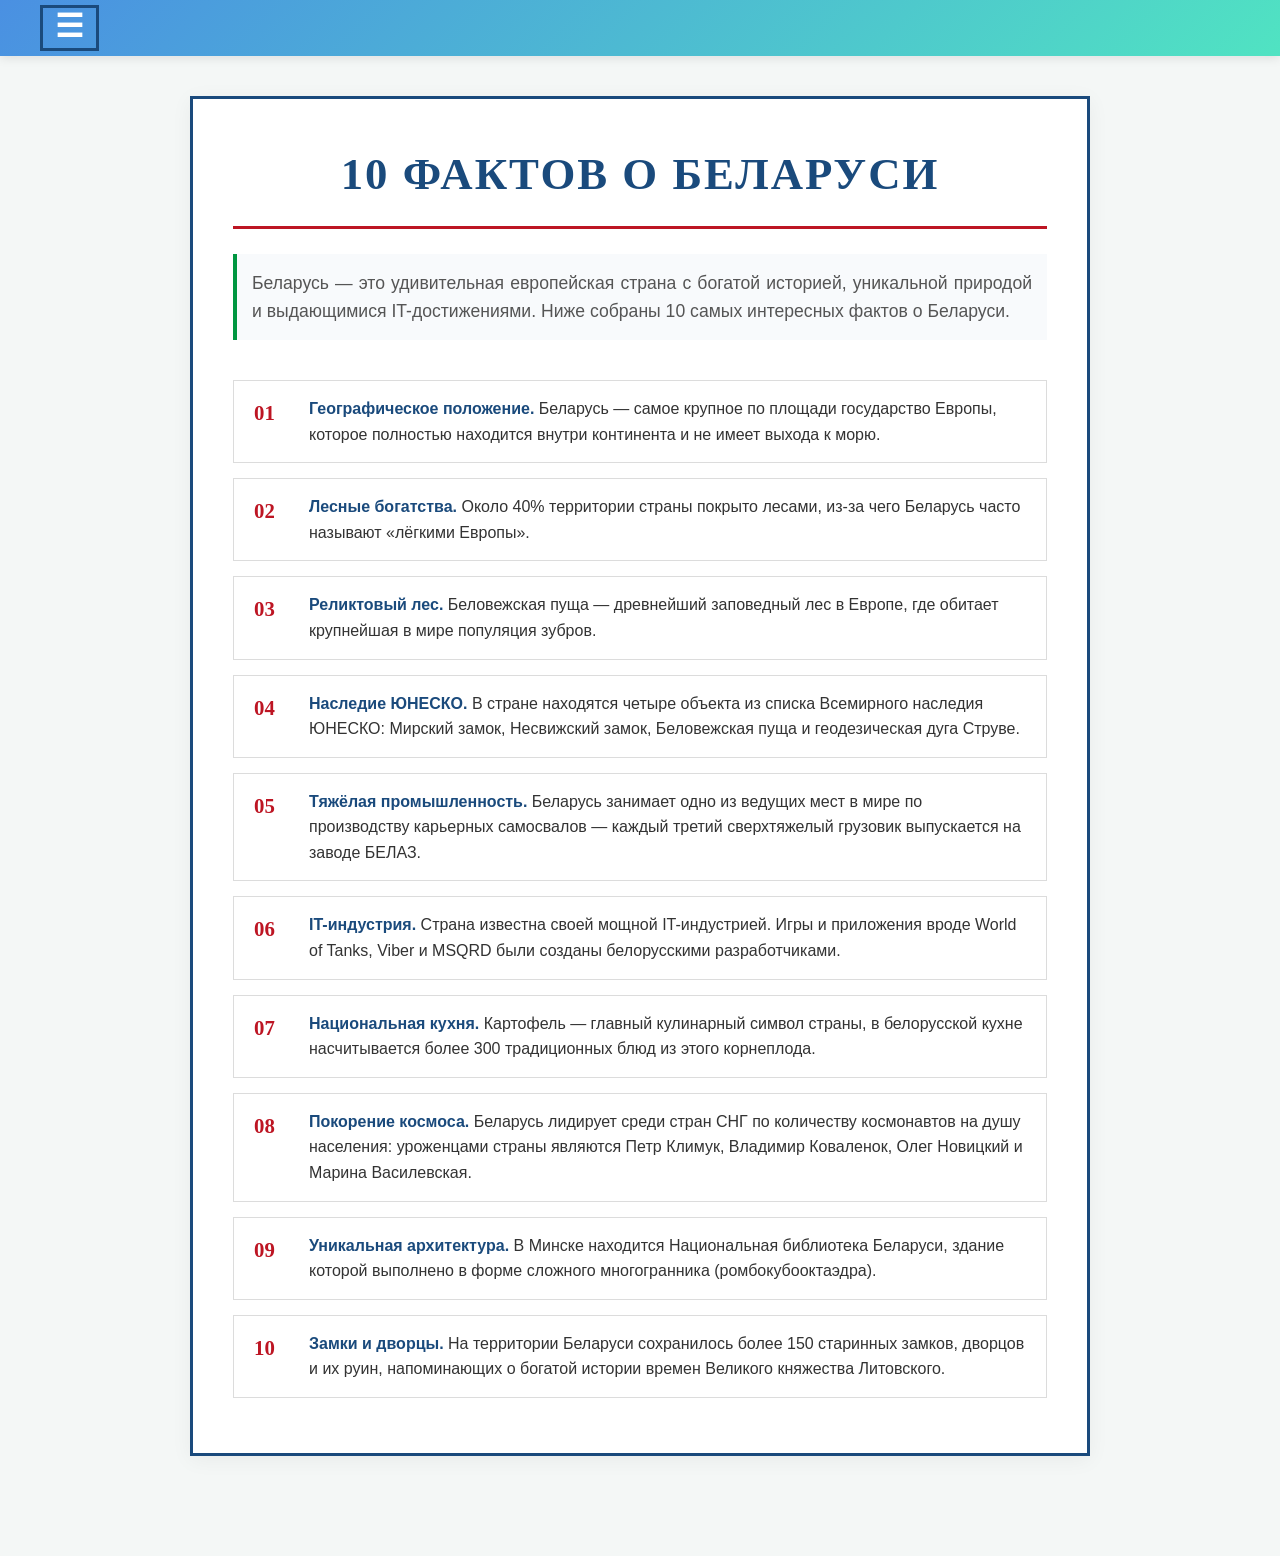
<file: facts.html>
<!DOCTYPE html>
<html lang="ru">
<head>
<meta charset="UTF-8">
<meta name="viewport" content="width=device-width, initial-scale=1.0">
<title>10 фактов о Беларуси</title>
<style>
/* --- СТРОГИЙ ДЕЛОВОЙ СТИЛЬ С УГЛАМИ 90° --- */
* {
    margin: 0;
    padding: 0;
    box-sizing: border-box;
    border-radius: 0 !important;
}
body {
    font-family: 'Arial', sans-serif;
    background-color: #f4f7f6;
    color: #333333;
    line-height: 1.6;
    padding-bottom: 60px;
}
.top-bar {
            width: 100%;
            height: 56px;
            background: linear-gradient(135deg, #4a90e2, #50e3c2);
            display: flex;
            align-items: center;
            padding: 0 40px;
            position: relative;
            z-index: 10;
            box-shadow: 0 2px 10px rgba(0, 0, 0, 0.1);
        }

/* --- СТИЛИ ДЛЯ КНОПКИ МЕНЮ НА СТРАНИЦЕ ФАКТОВ --- */
.menu-btn {
    background: transparent;
    border: 3px solid #1a4a7c; /* Стильная рамка в тон сайта */
    color: #ffffff;            /* Делает 3 полоски чисто белыми */
    font-size: 2rem;           /* Значительно увеличивает размер полосок */
    line-height: 1;
    padding: 2px 12px 6px 12px;/* Аккуратные внутренние отступы */
    cursor: pointer;
    font-weight: bold;
    display: flex;
    align-items: center;
    justify-content: center;
    transition: all 0.2s ease-in-out;
}

.menu-btn:hover {
    background-color: rgba(255, 255, 255, 0.1); /* Легкое подсвечивание при наведении */
}

/* Контейнер верхней панели, чтобы кнопка стояла ровно */
.facts-top-bar {
    position: relative; /* Нужно для правильного позиционирования выпадающего списка */
}

        .menu-btn span { width: 100%; height: 4px; background-color: #ffffff; }

        .dropdown-menu {
            position: absolute;
            top: 56px;
            left: 40px;
            background-color: #ffffff;
            border: 2px solid #1a4a7c;
            border-radius: 0;
            width: 250px;
            box-shadow: 0 4px 15px rgba(0, 0, 0, 0.15);
            opacity: 0;
            visibility: hidden;
            transform: translateY(-10px);
            transition: all 0.4s cubic-bezier(0.25, 1, 0.5, 1);
            z-index: 100;
        }

        .dropdown-menu.active { opacity: 1; visibility: visible; transform: translateY(0); }
        .dropdown-menu ul { list-style: none; padding: 10px 0; }
        .dropdown-menu li a { display: block; padding: 12px 20px; color: #1a4a7c; text-decoration: none; font-weight: bold; font-size: 1rem; }
        .dropdown-menu li a:hover { background-color: #f0f4f8; color: #4a90e2; }
        .dropdown-menu li.has-submenu { position: relative; }
<div class="lang-text" data-lang="ru">
    <h2>Республика Беларусь: Сердце Европы</h2>
    <p>Республика Беларусь — это суверенное государство...</p>
</div>
<div class="lang-text" data-lang="en-gb" style="display: none;">
    <h2>The Republic of Belarus: The Heart of Europe</h2>
    <p>The Republic of Belarus is a sovereign state...</p>
</div>

        .submenu {
            list-style: none;
            max-height: 0;
            overflow: hidden;
            background-color: #f8fafc;
            border-top: 1px solid #e2e8f0;
            transition: max-height 0.3s ease-out;
        }
        .dropdown-menu li.has-submenu:hover .submenu { max-height: 150px; }
        .submenu li a { padding: 10px 30px !important; font-size: 0.9rem !important; font-weight: normal !important; }

        /* Шапка с пейзажем */
        .hero-header {
            width: 100%;
            height: 380px;
            background-image: url('belarus.jpg');
            background-size: cover;
            background-position: center;
            background-repeat: no-repeat;
            display: flex;
            justify-content: center;
            align-items: center;
            position: relative;
        }

        .header-container { width: 100%; max-width: 1200px; padding: 0 20px; display: flex; justify-content: center; align-items: center; }

        /* Текст БЕЛАРУСЬ с маской флага */
        .logo {
            display: block;
            margin: 0 auto;
            font-size: 7rem;
            font-weight: 900;
            letter-spacing: 4px;
            text-transform: uppercase;
            font-family: 'Times New Roman', Times, serif;
            color: #bd1523;
            text-align: center;
            width: 780px;
            background-image: url('flag.png'), url('flag.png');
            background-size: 28% 100%, 120% 100%;
            background-position: left center, -18% center;
            background-repeat: no-repeat, no-repeat;
            -webkit-background-clip: text;
            background-clip: text;
            -webkit-text-fill-color: transparent;
            text-fill-color: transparent;
            filter: drop-shadow(3px 3px 12px rgba(0, 0, 0, 0.8));
            will-change: transform, opacity;
            animation: appear-up 2s cubic-bezier(0.25, 1, 0.5, 1) forwards;
        }

        .logo.lang-en { width: 690px; background-size: 32% 100%, 120% 100%; background-position: left center, -22% center; }

        @keyframes appear-up {
            0% { opacity: 0; transform: translate3d(0, 8px, 0); }
            100% { opacity: 1; transform: translate3d(0, 0, 0); }
        }

        .content { max-width: 1200px; margin: 40px auto; padding: 0 20px; text-align: center; }
        .content h2 { font-size: 2.2rem; margin-bottom: 30px; color: #1a4a7c; font-family: 'Times New Roman', Times, serif; }

        /* Интерактивная карта дорог */
        .map-container {
            display: flex;
            width: 100%;
            height: 500px;
            border: 3px solid #1a4a7c;
            box-shadow: 0 4px 20px rgba(0, 0, 0, 0.05);
            background-color: #f7f9fc;
            margin-bottom: 20px;
        }

        .custom-map-viewport {
            flex: 1;
            height: 100%;
            position: relative;
            overflow: hidden;
            background-color: #eaeef3;
        }

        .map-scroll-layer {
            width: 100%;
            height: 100%;
            position: absolute;
            top: 0;
            left: 0;
            transform-origin: center center;
            transition: transform 0.3s cubic-bezier(0.25, 1, 0.5, 1);
            will-change: transform;
        }

        .base-map-img { width: 100%; height: 100%; object-fit: cover; display: block; }

        .map-marker {
            position: absolute;
            width: 16px;
            height: 16px;
            background-color: #bd1523;
            border: 2px solid #ffffff;
            cursor: pointer;
            box-shadow: 0 0 6px rgba(0, 0, 0, 0.4);
            transition: background-color 0.2s, transform 0.2s;
            z-index: 5;
            transform: translate(-50%, -50%) rotate(45deg);
        }

        .map-marker:hover {
            background-color: #009640;
            transform: translate(-50%, -50%) rotate(45deg) scale(1.3);
        }

        .pos-minsk   { top: 46%; left: 47%; }
        .pos-mir     { top: 51%; left: 39%; }
        .pos-nesvizh { top: 56%; left: 41%; }
        .pos-brest   { top: 76%; left: 13%; }
        .pos-polotsk { top: 16%; left: 52%; }
        .pos-gomel   { top: 73%; left: 82%; }

        .custom-zoom-controls {
            position: absolute;
            top: 20px;
            left: 20px;
            display: flex;
            flex-direction: column;
            gap: 5px;
            z-index: 10;
        }

        .custom-zoom-controls button {
            width: 36px;
            height: 36px;
            background-color: #1a4a7c;
            color: #ffffff;
            border: none;
            font-size: 1.4rem;
            font-weight: bold;
            cursor: pointer;
            display: flex;
            justify-content: center;
            align-items: center;
            transition: background-color 0.2s;
        }

        .custom-zoom-controls button:hover { background-color: #bd1523; }

        .map-info-box {
            width: 350px;
            height: 100%;
            background-color: #ffffff;
            border-left: 3px solid #1a4a7c;
            padding: 30px;
            text-align: left;
            display: flex;
            flex-direction: column;
            justify-content: center;
            z-index: 6;
        }

        .map-info-box h3 {
            font-size: 1.5rem;
            color: #1a4a7c;
            margin-bottom: 15px;
            font-family: 'Times New Roman', Times, serif;
            border-bottom: 2px solid #bd1523;
            padding-bottom: 5px;
        }

        .map-info-box p { font-size: 1rem; color: #555; line-height: 1.5; }

        /* Кнопка викторины в инфо-боксе */
        .quiz-redirect-btn {
            display: inline-block;
            margin-top: 25px;
            padding: 12px 20px;
            background-color: #1a4a7c;
            color: #ffffff;
            text-decoration: none;
            font-weight: bold;
            font-size: 0.95rem;
            text-transform: uppercase;
            letter-spacing: 1px;
            text-align: center;
            border: none;
            cursor: pointer;
            transition: background-color 0.2s ease;
        }

        .quiz-redirect-btn:hover { background-color: #bd1523; }

        /* --- СТИЛИ ДЛЯ БОЛЬШОЙ ИНФОРМАЦИОННОЙ СТАТЬИ --- */
        .info-section {
            max-width: 1200px;
            margin: 50px auto 20px auto;
            padding: 40px;
            background-color: #ffffff;
            border: 3px solid #1a4a7c;
            box-shadow: 0 4px 20px rgba(0, 0, 0, 0.05);
            text-align: justify;
        }

        .info-section h2 {
            font-family: 'Times New Roman', Times, serif;
            font-size: 2.2rem;
            color: #1a4a7c;
            text-align: center;
            text-transform: uppercase;
            letter-spacing: 1px;
            margin-bottom: 25px;
            border-bottom: 2px solid #bd1523;
            padding-bottom: 15px;
        }

        .info-section p {
            font-size: 1.05rem;
            color: #333333;
            line-height: 1.7;
            margin-bottom: 20px;
            text-indent: 30px;
        }
.facts-top-bar {
    width: 100%;
    height: 56px;
    background: linear-gradient(135deg, #4a90e2, #50e3c2);
    display: flex;
    align-items: center;
    padding: 0 40px;
    box-shadow: 0 2px 10px rgba(0, 0, 0, 0.1);
}
.back-btn {
    background: transparent;
    border: 3px solid #1a4a7c;
    color: #ffffff;
    padding: 6px 15px;
    font-weight: bold;
    text-decoration: none;
    font-size: 0.9rem;
    text-transform: uppercase;
    letter-spacing: 1px;
}
.container {
    max-width: 900px;
    margin: 40px auto;
    background: #ffffff;
    border: 3px solid #1a4a7c;
    padding: 40px;
    box-shadow: 0 4px 20px rgba(0, 0, 0, 0.05);
}
h1 {
    font-family: 'Times New Roman', Times, serif;
    font-size: 2.8rem;
    color: #1a4a7c;
    text-align: center;
    text-transform: uppercase;
    letter-spacing: 2px;
    border-bottom: 3px solid #bd1523;
    padding-bottom: 15px;
}
.intro-text {
    font-size: 1.1rem;
    color: #555555;
    text-align: justify;
    margin: 25px 0 40px 0;
    padding: 15px;
    background-color: #f8fafc;
    border-left: 4px solid #009640;
}
.category-section {
    margin-bottom: 45px;
}
.category-title {
    font-family: 'Times New Roman', Times, serif;
    font-size: 1.6rem;
    color: #1a4a7c;
    background-color: #eaeef3;
    padding: 10px 20px;
    margin-bottom: 20px;
    border-left: 6px solid #bd1523;
    font-weight: bold;
    letter-spacing: 1px;
    text-transform: uppercase;
}
.fact-card {
    background: #ffffff;
    border: 1px solid #dcdcdc;
    padding: 15px 20px;
    margin-bottom: 15px;
    transition: all 0.2s ease-in-out;
    display: flex;
    align-items: flex-start;
}
.fact-card:hover {
    border-color: #1a4a7c;
    background-color: #fcfdfe;
    transform: translateX(5px);
}
.fact-number {
    font-family: 'Times New Roman', Times, serif;
    font-size: 1.3rem;
    font-weight: 900;
    color: #bd1523;
    margin-right: 15px;
    min-width: 40px;
}
.fact-text strong {
    color: #1a4a7c;
}
</style>
</head>
<body>

<div class="facts-top-bar">
    <!-- Кнопка-гамбургер для открытия меню -->
    <button class="menu-btn" id="menuBtn">☰</button>

    <!-- Само выпадающее меню -->
    <div class="dropdown-menu" id="dropdownMenu">
        <ul>
            <!-- Ссылка на главную страницу (бывшие факты) -->
            <li><a href="index.html" id="menuHomeLink">Главная</a></li>
            <li><a href="#">Help Us</a></li>
            <li class="has-submenu">
                <a href="#" id="menuLangTitle">Выбор языка</a>
                <ul class="submenu">
                    <li><a href="#" data-lang="ru">Русский</a></li>
                    <li><a href="#" data-lang="en-gb">English (GB)</a></li>
                    <li><a href="#" data-lang="en-us">English (US)</a></li>
                </ul>
            </li>
        </ul>
    </div>
</div>

<div class="container">
    <!-- Мультиязычные заголовки страницы фактов -->
    <h1 class="lang-text" data-lang="ru">10 фактов о Беларуси</h1>
    <h1 class="lang-text" data-lang="en-gb" style="display: none;">10 Facts About Belarus</h1>
    <h1 class="lang-text" data-lang="en-us" style="display: none;">10 Facts About Belarus</h1>

    <!-- Мультиязычные вводные тексты -->
    <p class="intro-text lang-text" data-lang="ru">
        Беларусь — это удивительная европейская страна с богатой историей, уникальной природой и выдающимися IT-достижениями. Ниже собраны 10 самых интересных фактов о Беларуси.
    </p>
    <p class="intro-text lang-text" data-lang="en-gb" style="display: none;">
        Belarus is an amazing European country with a rich history, unique nature, and outstanding IT achievements. Below are the 10 most interesting facts about Belarus.
    </p>
    <p class="intro-text lang-text" data-lang="en-us" style="display: none;">
        Belarus is an amazing European country with a rich history, unique nature, and outstanding IT achievements. Below are the 10 most interesting facts about Belarus.
    </p>

    <!-- Сюда JavaScript автоматически добавляет факты, если они рендерятся из скрипта -->
    <div id="factsContainer"></div>
</div>

<script src="style.js"></script>
</body>
</html>
</file>
